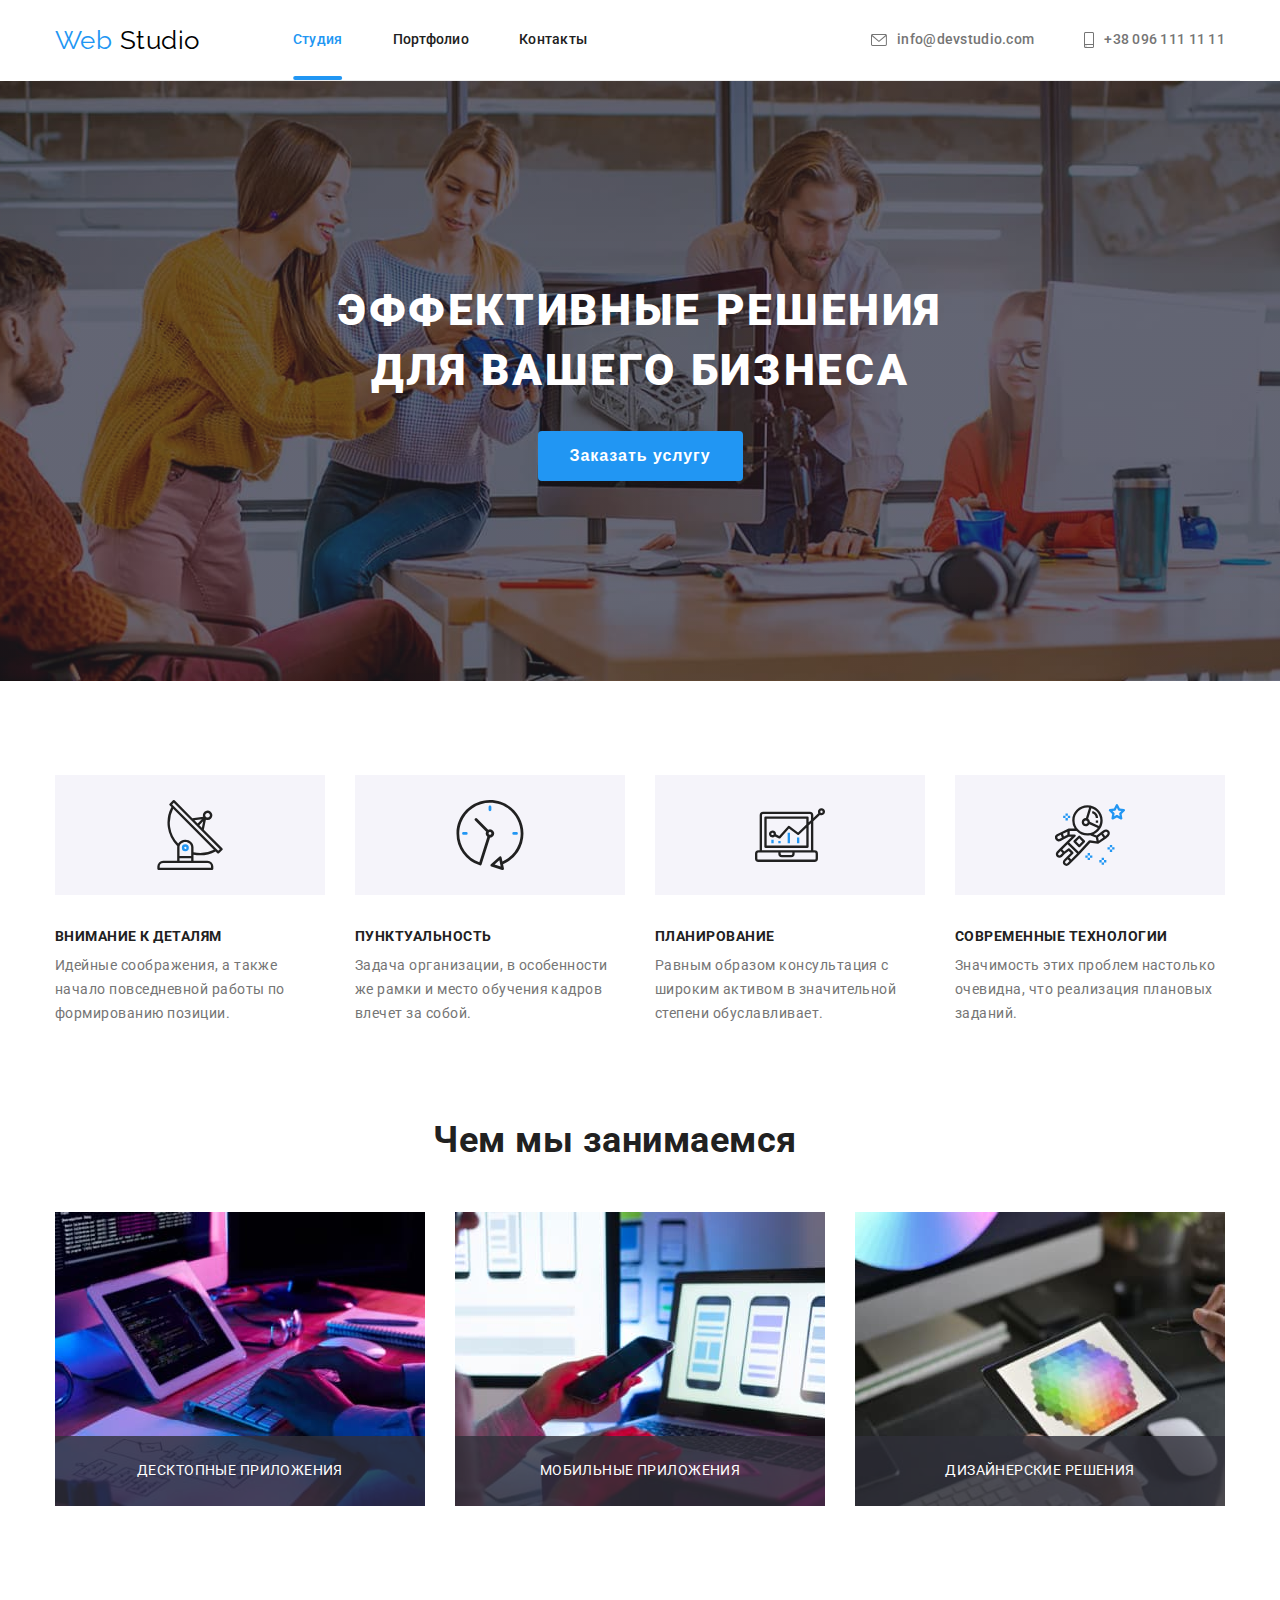
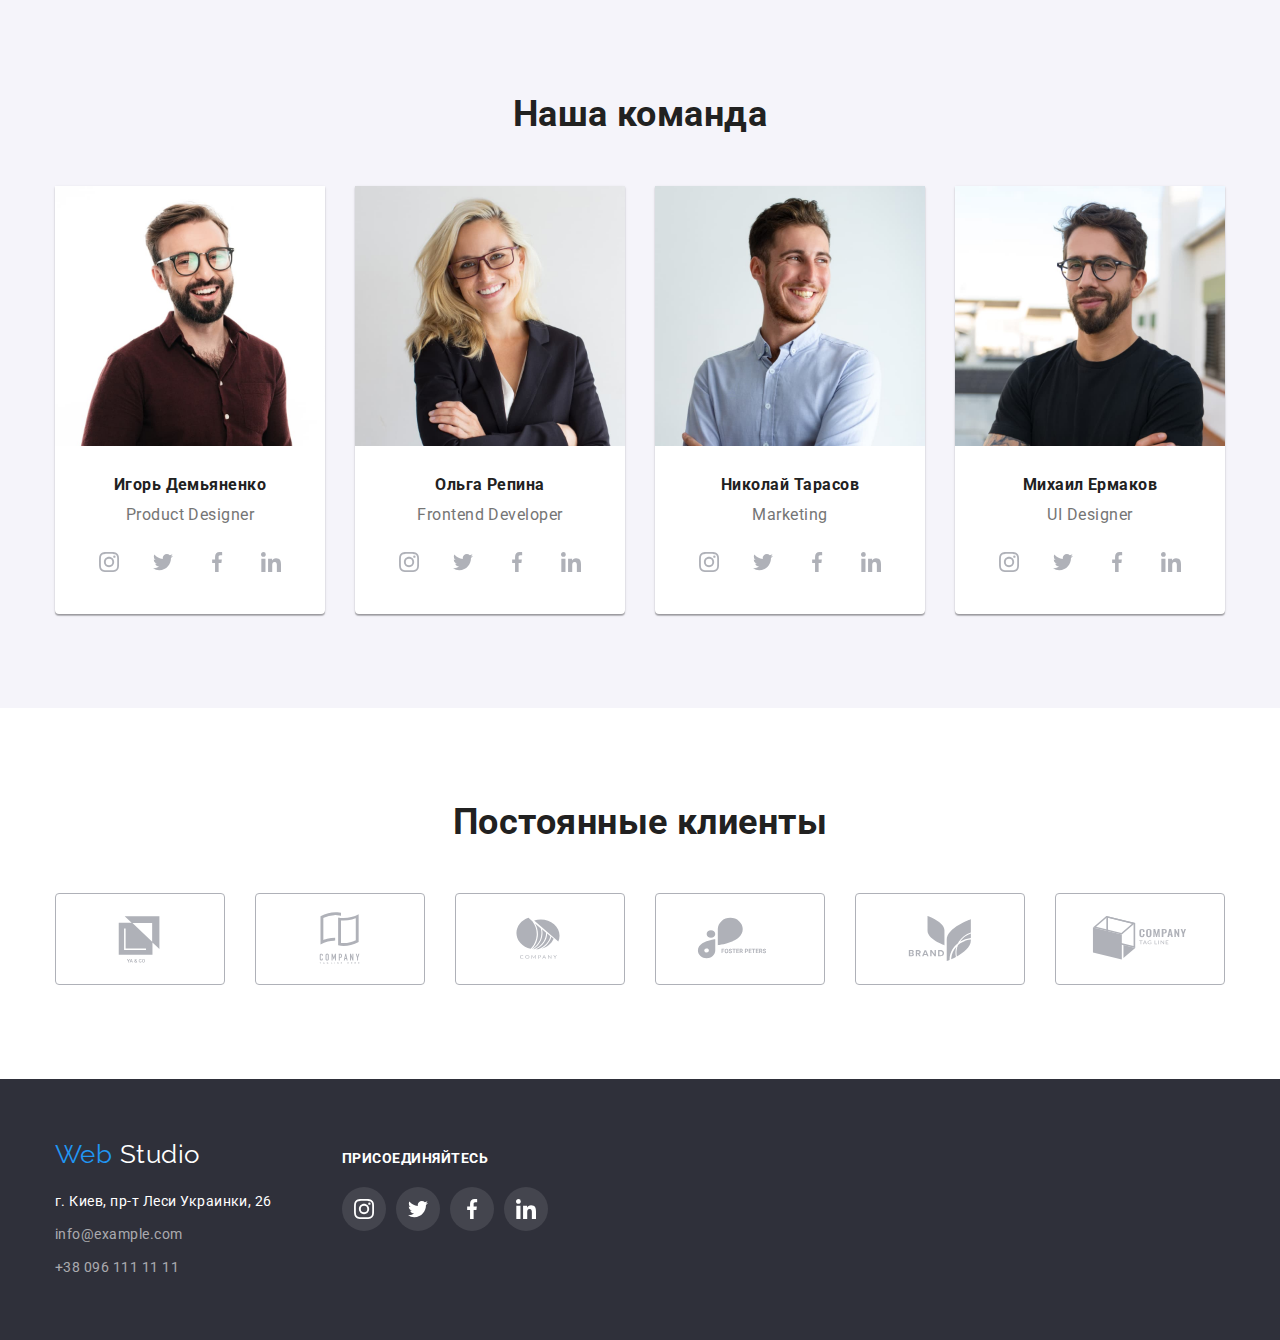
<file: index.html>
<!DOCTYPE html>
<html lang="ru">
  <head>
    <meta charset="UTF-8" />
    <meta http-equiv="X-UA-Compatible" content="IE=edge" />
    <meta name="viewport" content="width=device-width, initial-scale=1.0" />
    <title>Document</title>
    <link
      href="https://fonts.googleapis.com/css2?family=Raleway:wght@700&family=Roboto:wght@400;500;700;900&display=swap"
      rel="stylesheet"
    />
    <link
      rel="stylesheet"
      href="https://cdnjs.cloudflare.com/ajax/libs/modern-normalize/1.1.0/modern-normalize.min.css"
      integrity="sha512-wpPYUAdjBVSE4KJnH1VR1HeZfpl1ub8YT/NKx4PuQ5NmX2tKuGu6U/JRp5y+Y8XG2tV+wKQpNHVUX03MfMFn9Q=="
      crossorigin="anonymous"
      referrerpolicy="no-referrer"
    />
    <link rel="stylesheet" href="./css/styles.css" />
  </head>
  <body>
    <!-- Шапка сайта -->
    <header class="page-header">
      <div class="container-head">
        <nav>
          <div class="all-nav">
            <a href="./index.html" class="logo">
              Web
              <span class="logo-black">Studio</span>
            </a>

            <ul class="site-nav list">
              <li class="item">
                <a href="./index.html" class="link current">Студия</a>
              </li>
              <li class="item">
                <a href="./portfolio.html" class="link">Портфолио</a>
              </li>
              <li class="item"><a href="" class="link">Контакты</a></li>
            </ul>
          </div>
        </nav>

        <ul class="contact-list">
          <li class="connection">
            <a href="mailto:info@devstudio.com" class="contact-link">
              <svg class="mail-icon" width="16" height="12">
                <use href="./images/sprite.svg#icon-envelope"></use>
              </svg>
              info@devstudio.com
            </a>
          </li>
          <li class="connection">
            <a href="tel:+380961111111" class="contact-link">
              <svg class="phone-icon" width="10" height="16">
                <use href="./images/sprite.svg#icon-smartphone"></use>
              </svg>
              +38 096 111 11 11
            </a>
          </li>
        </ul>
      </div>
    </header>

    <main>
      <!-- Герой -->
      <section class="section hero">
        <div class="container">
          <h1 class="hero-title">
            Эффективные решения
            <br />
            для вашего бизнеса
          </h1>
          <button class="button" data-modal-open type="button">
            Заказать услугу
          </button>
        </div>
      </section>

      <!-- Преимущества -->
      <section class="section benefit">
        <div class="container">
          <h2 class="visually-hidden">Преимущества компании</h2>
          <ul class="benefit-list">
            <li class="benefit-option">
              <svg class="benefit-icon" width="270" height="120">
                <use href="./images/sprite.svg#icon-antenna-1"></use>
              </svg>
              <h3 class="benefit-option-title">Внимание к деталям</h3>
              <p class="benefit-text">
                Идейные соображения, а также начало повседневной работы по
                формированию позиции.
              </p>
            </li>
            <li class="benefit-option">
              <svg class="benefit-icon" width="270" height="120">
                <use href="./images/sprite.svg#icon-clock-2"></use>
              </svg>
              <h3 class="benefit-option-title">Пунктуальность</h3>
              <p class="benefit-text">
                Задача организации, в особенности же рамки и место обучения
                кадров влечет за собой.
              </p>
            </li>
            <li class="benefit-option">
              <svg class="benefit-icon" width="270" height="120">
                <use href="./images/sprite.svg#icon-diagram-3"></use>
              </svg>
              <h3 class="benefit-option-title">Планирование</h3>
              <p class="benefit-text">
                Равным образом консультация с широким активом в значительной
                степени обуславливает.
              </p>
            </li>
            <li class="benefit-option">
              <svg class="benefit-icon" width="270" height="120">
                <use href="./images/sprite.svg#icon-astronaut-4"></use>
              </svg>
              <h3 class="benefit-option-title">Современные технологии</h3>
              <p class="benefit-text">
                Значимость этих проблем настолько очевидна, что реализация
                плановых заданий.
              </p>
            </li>
          </ul>
        </div>
      </section>

      <!-- Функции -->
      <section class="section feature">
        <div class="container">
          <h2 class="feature-title">Чем мы занимаемся</h2>
          <ul class="feature-list">
            <li class="feature-images">
              <img
                src="./images/box-1.jpg"
                alt="Пример разработки декстопных приложений"
                width="370"
              />
              <p class="feature-top-text">Десктопные приложения</p>
            </li>
            <li class="feature-images">
              <img
                src="./images/box-2.jpg"
                alt="Пример разработки мобильных приложений"
                width="370"
              />
              <p class="feature-top-text">Мобильные приложения</p>
            </li>
            <li class="feature-images">
              <img
                src="./images/box-3.jpg"
                alt="Пример дизайнерских решений"
                width="370"
              />
              <p class="feature-top-text">Дизайнерские решения</p>
            </li>
          </ul>
        </div>
      </section>

      <!-- Команда -->

      <section class="section team">
        <div class="container">
          <h2 class="team-title">Наша команда</h2>
          <ul class="team-list">
            <li class="team-dudes">
              <img
                src="./images/img-1.jpg"
                alt="Первый сотрудник"
                width="270"
              />
              <div class="team-wrapper">
                <h3 class="team-employee-name">Игорь Демьяненко</h3>
                <p class="team-employoee-position">Product Designer</p>
                <ul class="social-list">
                  <li class="social-item">
                    <a href="" class="social-link">
                      <svg class="social-icon" width="20" height="20">
                        <use href="./images/sprite.svg#icon-instagram-1"></use>
                      </svg>
                    </a>
                  </li>
                  <li class="social-item">
                    <a href="" class="social-link">
                      <svg class="social-icon" width="20" height="20">
                        <use href="./images/sprite.svg#icon-twitter-2"></use>
                      </svg>
                    </a>
                  </li>
                  <li class="social-item">
                    <a href="" class="social-link">
                      <svg class="social-icon" width="20" height="20">
                        <use href="./images/sprite.svg#icon-facebook-3"></use>
                      </svg>
                    </a>
                  </li>
                  <li class="social-item">
                    <a href="" class="social-link">
                      <svg class="social-icon" width="20" height="20">
                        <use href="./images/sprite.svg#icon-linkedin-4"></use>
                      </svg>
                    </a>
                  </li>
                </ul>
              </div>
            </li>

            <li class="team-dudes">
              <img
                src="./images/img-2.jpg"
                alt="Второй сотрудник"
                width="270"
              />
              <div class="team-wrapper">
                <h3 class="team-employee-name">Ольга Репина</h3>
                <p class="team-employoee-position">Frontend Developer</p>
                <ul class="social-list">
                  <li class="social-item">
                    <a href="" class="social-link">
                      <svg class="social-icon" width="20" height="20">
                        <use href="./images/sprite.svg#icon-instagram-1"></use>
                      </svg>
                    </a>
                  </li>
                  <li class="social-item">
                    <a href="" class="social-link">
                      <svg class="social-icon" width="20" height="20">
                        <use href="./images/sprite.svg#icon-twitter-2"></use>
                      </svg>
                    </a>
                  </li>
                  <li class="social-item">
                    <a href="" class="social-link">
                      <svg class="social-icon" width="20" height="20">
                        <use href="./images/sprite.svg#icon-facebook-3"></use>
                      </svg>
                    </a>
                  </li>
                  <li class="social-item">
                    <a href="" class="social-link">
                      <svg class="social-icon" width="20" height="20">
                        <use href="./images/sprite.svg#icon-linkedin-4"></use>
                      </svg>
                    </a>
                  </li>
                </ul>
              </div>
            </li>
            <li class="team-dudes">
              <img
                src="./images/img-3.jpg"
                alt="Третий сотрудник"
                width="270"
              />
              <div class="team-wrapper">
                <h3 class="team-employee-name">Николай Тарасов</h3>
                <p class="team-employoee-position">Marketing</p>
                <ul class="social-list">
                  <li class="social-item">
                    <a href="" class="social-link">
                      <svg class="social-icon" width="20" height="20">
                        <use href="./images/sprite.svg#icon-instagram-1"></use>
                      </svg>
                    </a>
                  </li>
                  <li class="social-item">
                    <a href="" class="social-link">
                      <svg class="social-icon" width="20" height="20">
                        <use href="./images/sprite.svg#icon-twitter-2"></use>
                      </svg>
                    </a>
                  </li>
                  <li class="social-item">
                    <a href="" class="social-link">
                      <svg class="social-icon" width="20" height="20">
                        <use href="./images/sprite.svg#icon-facebook-3"></use>
                      </svg>
                    </a>
                  </li>
                  <li class="social-item">
                    <a href="" class="social-link">
                      <svg class="social-icon" width="20" height="20">
                        <use href="./images/sprite.svg#icon-linkedin-4"></use>
                      </svg>
                    </a>
                  </li>
                </ul>
              </div>
            </li>
            <li class="team-dudes">
              <img
                src="./images/img-4.jpg"
                alt="Четвертый сотрудник"
                width="270"
              />
              <div class="team-wrapper">
                <h3 class="team-employee-name">Михаил Ермаков</h3>
                <p class="team-employoee-position">UI Designer</p>
                <ul class="social-list">
                  <li class="social-item">
                    <a href="" class="social-link">
                      <svg class="social-icon" width="20" height="20">
                        <use href="./images/sprite.svg#icon-instagram-1"></use>
                      </svg>
                    </a>
                  </li>
                  <li class="social-item">
                    <a href="" class="social-link">
                      <svg class="social-icon" width="20" height="20">
                        <use href="./images/sprite.svg#icon-twitter-2"></use>
                      </svg>
                    </a>
                  </li>
                  <li class="social-item">
                    <a href="" class="social-link">
                      <svg class="social-icon" width="20" height="20">
                        <use href="./images/sprite.svg#icon-facebook-3"></use>
                      </svg>
                    </a>
                  </li>
                  <li class="social-item">
                    <a href="" class="social-link">
                      <svg class="social-icon" width="20" height="20">
                        <use href="./images/sprite.svg#icon-linkedin-4"></use>
                      </svg>
                    </a>
                  </li>
                </ul>
              </div>
            </li>
          </ul>
        </div>
      </section>

      <!-- Постоянные клиенты -->

      <section class="section clients">
        <div class="container">
          <h2 class="clients-title">Постоянные клиенты</h2>
          <ul class="clients-list">
            <li class="client-item">
              <a href="" class="client-link">
                <svg class="client-icon" width="106" height="60">
                  <use href="./images/sprite.svg#icon-Logo-1"></use>
                </svg>
              </a>
            </li>
            <li class="client-item">
              <a href="" class="client-link">
                <svg class="client-icon" width="106" height="60">
                  <use href="./images/sprite.svg#icon-Logo-2"></use>
                </svg>
              </a>
            </li>
            <li class="client-item">
              <a href="" class="client-link">
                <svg class="client-icon" width="106" height="60">
                  <use href="./images/sprite.svg#icon-Logo-3"></use>
                </svg>
              </a>
            </li>
            <li class="client-item">
              <a href="" class="client-link">
                <svg class="client-icon" width="106" height="60">
                  <use href="./images/sprite.svg#icon-Logo-4"></use>
                </svg>
              </a>
            </li>
            <li class="client-item">
              <a href="" class="client-link">
                <svg class="client-icon" width="106" height="60">
                  <use href="./images/sprite.svg#icon-Logo-5"></use>
                </svg>
              </a>
            </li>
            <li class="client-item">
              <a href="" class="client-link">
                <svg class="client-icon" width="106" height="60">
                  <use href="./images/sprite.svg#icon-Logo-6"></use>
                </svg>
              </a>
            </li>
          </ul>
        </div>
      </section>
    </main>

    <!-- Футер -->
    <footer class="full-footer">
      <div class="container footer">
        <div class="footer-contacts">
          <a href="./index.html" class="logo">
            Web
            <span class="logo-white">Studio</span>
          </a>

          <address class="address">
            <p class="address-details">г. Киев, пр-т Леси Украинки, 26</p>
            <ul class="contact list">
              <li class="contact-details">
                <a href="mailto:info@example.com" class="mail-footer">
                  info@example.com
                </a>
              </li>
              <li class="contact-details">
                <a href="tel:+380961111111" class="phone-footer">
                  +38 096 111 11 11
                </a>
              </li>
            </ul>
          </address>
        </div>

        <div class="footer-social-links">
          <h3 class="footer-social-title">присоединяйтесь</h3>
          <ul class="social-list">
            <li class="social-item">
              <a href="" class="footer-social-link">
                <svg class="footer-social-icon" width="20" height="20">
                  <use href="./images/sprite.svg#icon-instagram-1"></use>
                </svg>
              </a>
            </li>
            <li class="social-item">
              <a href="" class="footer-social-link">
                <svg class="footer-social-icon" width="20" height="20">
                  <use href="./images/sprite.svg#icon-twitter-2"></use>
                </svg>
              </a>
            </li>
            <li class="social-item">
              <a href="" class="footer-social-link">
                <svg class="footer-social-icon" width="20" height="20">
                  <use href="./images/sprite.svg#icon-facebook-3"></use>
                </svg>
              </a>
            </li>
            <li class="social-item">
              <a href="" class="footer-social-link">
                <svg class="footer-social-icon" width="20" height="20">
                  <use href="./images/sprite.svg#icon-linkedin-4"></use>
                </svg>
              </a>
            </li>
          </ul>
        </div>
      </div>
    </footer>

    <div class="backdrop is-hidden" data-modal>
      <div class="modal">
        <button type="button" data-modal-close class="btn-close">
          <svg class="close-icon" width="18" height="18">
            <use href="./images/sprite.svg#icon-close-black"></use>
          </svg>
        </button>
      </div>
    </div>
    <script src="./js/modal.js"></script>
  </body>
</html>
</file>
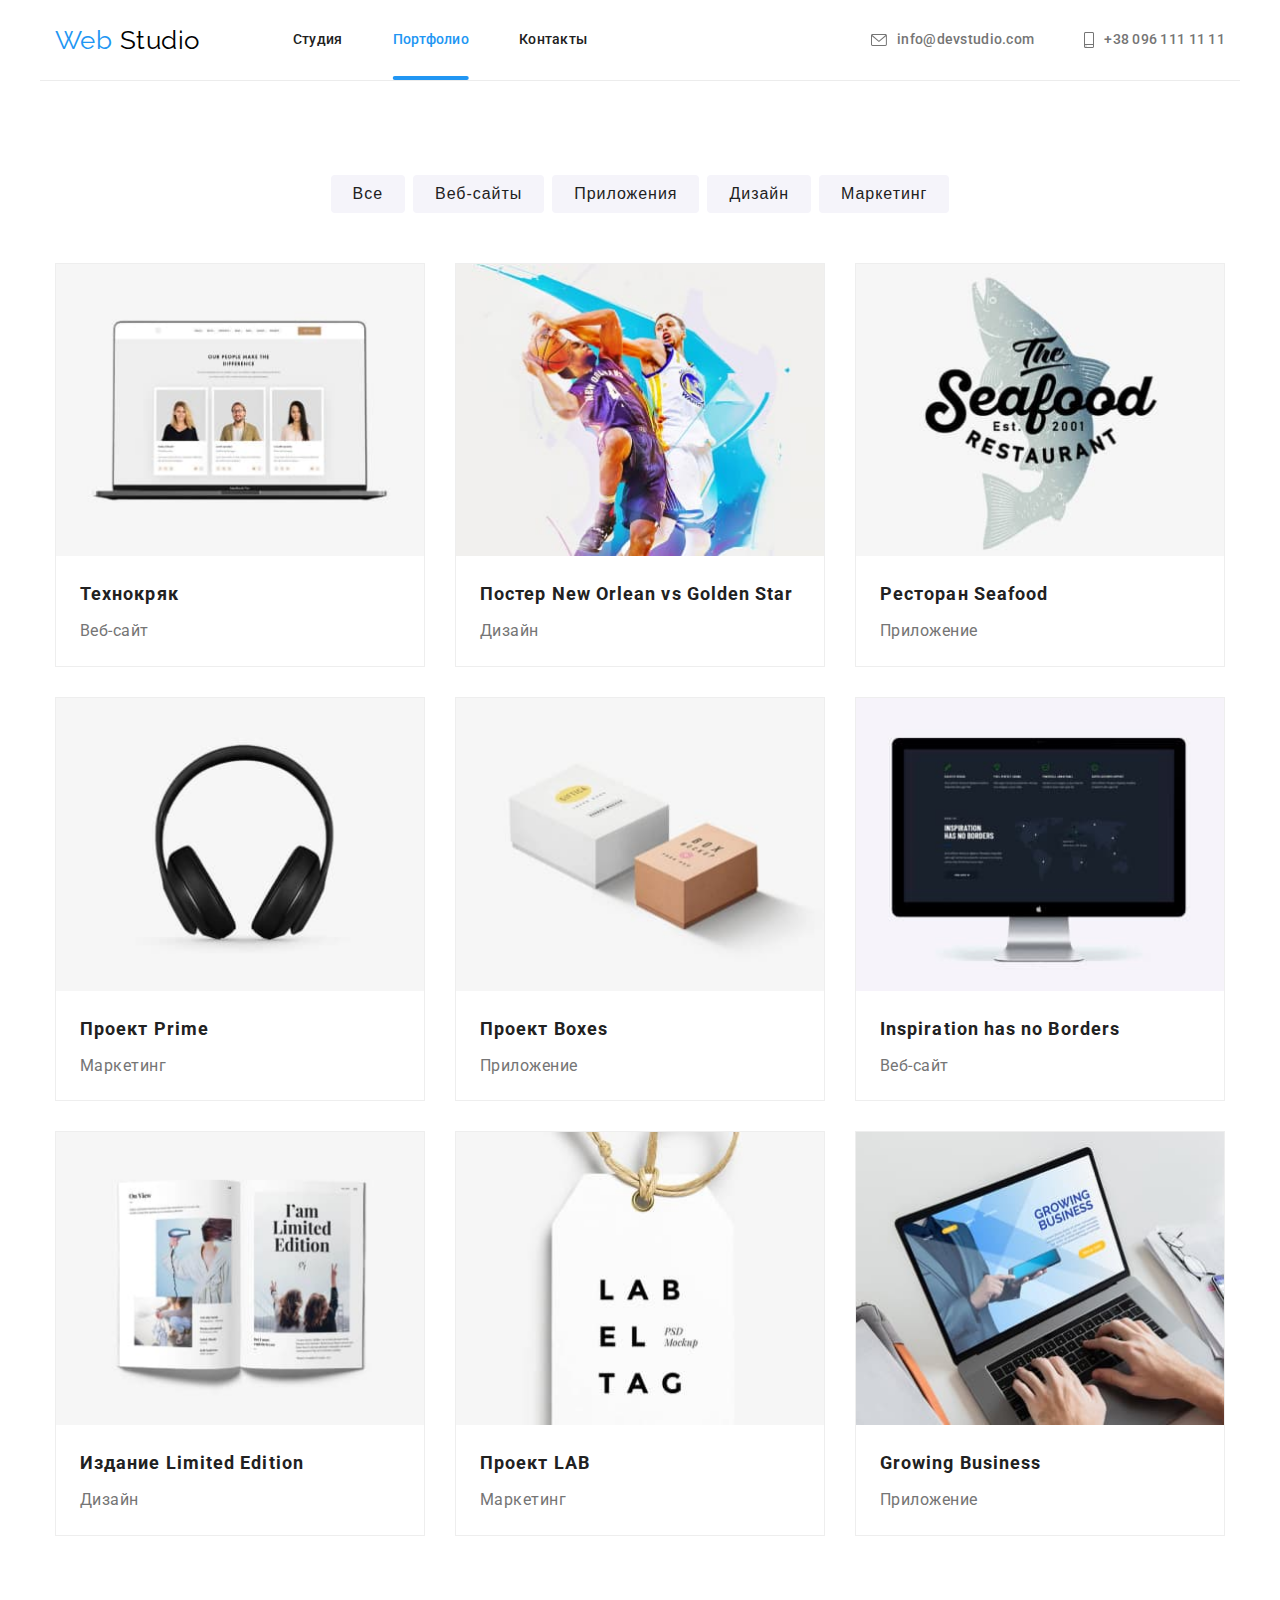
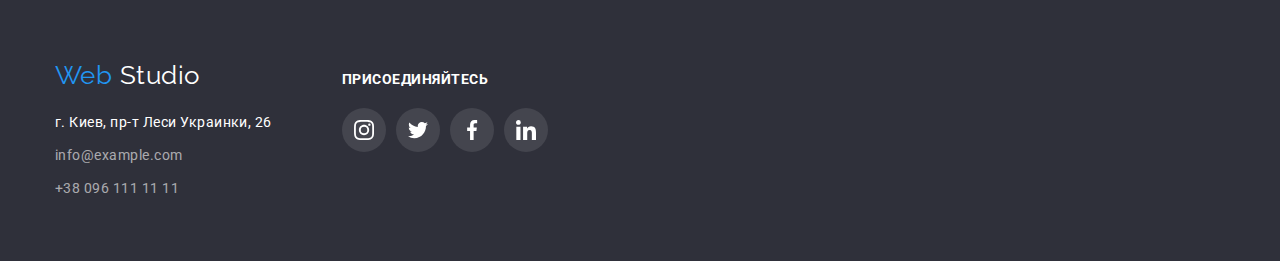
<file: portfolio.html>
<!DOCTYPE html>
<html lang="ru">
  <head>
    <meta charset="UTF-8" />
    <meta http-equiv="X-UA-Compatible" content="IE=edge" />
    <meta name="viewport" content="width=device-width, initial-scale=1.0" />
    <title>Document</title>
    <link
      href="https://fonts.googleapis.com/css2?family=Raleway:wght@700&family=Roboto:wght@400;500;700;900&display=swap"
      rel="stylesheet"
    />
    <link
      rel="stylesheet"
      href="https://cdnjs.cloudflare.com/ajax/libs/modern-normalize/1.1.0/modern-normalize.min.css"
      integrity="sha512-wpPYUAdjBVSE4KJnH1VR1HeZfpl1ub8YT/NKx4PuQ5NmX2tKuGu6U/JRp5y+Y8XG2tV+wKQpNHVUX03MfMFn9Q=="
      crossorigin="anonymous"
      referrerpolicy="no-referrer"
    />
    <link rel="stylesheet" href="./css/styles.css" />
  </head>

  <body>
    <!-- Шапка сайта -->
    <header class="page-header">
      <div class="container-head">
        <nav>
          <div class="all-nav">
            <a href="./index.html" class="logo">
              Web
              <span class="logo-black">Studio</span>
            </a>

            <ul class="site-nav list">
              <li class="item">
                <a href="./index.html" class="link">Студия</a>
              </li>
              <li class="item">
                <a href="./portfolio.html" class="link current">Портфолио</a>
              </li>
              <li class="item"><a href="" class="link">Контакты</a></li>
            </ul>
          </div>
        </nav>

        <ul class="contact-list">
          <li class="connection">
            <a href="mailto:info@devstudio.com" class="contact-link">
              <svg class="mail-icon" width="16" height="12">
                <use href="./images/sprite.svg#icon-envelope"></use>
              </svg>
              info@devstudio.com
            </a>
          </li>
          <li class="connection">
            <a href="tel:+380961111111" class="contact-link">
              <svg class="phone-icon" width="10" height="16">
                <use href="./images/sprite.svg#icon-smartphone"></use>
              </svg>
              +38 096 111 11 11
            </a>
          </li>
        </ul>
      </div>
    </header>

    <main>
      <!-- Портфолио  -->

      <section class="section">
        <div class="container">
          <h1 class="visually-hidden">Портфолио</h1>
          <ul class="criteria">
            <li class="criteria-btn">
              <button type="button" class="button-secondary">Все</button>
            </li>
            <li class="criteria-btn">
              <button type="button" class="button-secondary">Веб-сайты</button>
            </li>
            <li class="criteria-btn">
              <button type="button" class="button-secondary">Приложения</button>
            </li>
            <li class="criteria-btn">
              <button type="button" class="button-secondary">Дизайн</button>
            </li>
            <li class="criteria-btn">
              <button type="button" class="button-secondary">Маркетинг</button>
            </li>
          </ul>

          <ul class="portfolio">
            <li class="portfolio-elements">
              <div class="portfolio-elements-wrapper">
                <img
                  src="./images/prtfl-1.jpg"
                  alt="фото веб-сайта"
                  width="370"
                />
                <p class="portfolio-top-text">
                  Технокряк это современная площадка распространения
                  коронавируса. Компании используют эту платформу для цифрового
                  шпионажа и атак на защищённые сервера конкурентов.
                </p>
              </div>

              <div class="portfolio-wrapper">
                <h2 class="portfolio-title">Технокряк</h2>
                <p class="portfolio-title-designation">Веб-сайт</p>
              </div>
            </li>
            <li class="portfolio-elements">
              <div class="portfolio-elements-wrapper">
                <img
                  src="./images/prtfl-2.jpg"
                  alt="фото дизайна"
                  width="370"
                />
                <p class="portfolio-top-text">
                  Технокряк это современная площадка распространения
                  коронавируса. Компании используют эту платформу для цифрового
                  шпионажа и атак на защищённые сервера конкурентов.
                </p>
              </div>

              <div class="portfolio-wrapper">
                <h2 class="portfolio-title">
                  Постер New Orlean vs Golden Star
                </h2>
                <p class="portfolio-title-designation">Дизайн</p>
              </div>
            </li>
            <li class="portfolio-elements">
              <div class="portfolio-elements-wrapper">
                <img
                  src="./images/prtfl-3.jpg"
                  alt="фото приложения"
                  width="370"
                />
                <p class="portfolio-top-text">
                  Технокряк это современная площадка распространения
                  коронавируса. Компании используют эту платформу для цифрового
                  шпионажа и атак на защищённые сервера конкурентов.
                </p>
              </div>

              <div class="portfolio-wrapper">
                <h2 class="portfolio-title">Ресторан Seafood</h2>
                <p class="portfolio-title-designation">Приложение</p>
              </div>
            </li>
            <li class="portfolio-elements">
              <div class="portfolio-elements-wrapper">
                <img
                  src="./images/prtfl-4.jpg"
                  alt="пример маркетинга"
                  width="370"
                />
                <p class="portfolio-top-text">
                  Технокряк это современная площадка распространения
                  коронавируса. Компании используют эту платформу для цифрового
                  шпионажа и атак на защищённые сервера конкурентов.
                </p>
              </div>

              <div class="portfolio-wrapper">
                <h2 class="portfolio-title">Проект Prime</h2>
                <p class="portfolio-title-designation">Маркетинг</p>
              </div>
            </li>
            <li class="portfolio-elements">
              <div class="portfolio-elements-wrapper">
                <img
                  src="./images/prtfl-5.jpg"
                  alt="фото приложения"
                  width="370"
                />
                <p class="portfolio-top-text">
                  Технокряк это современная площадка распространения
                  коронавируса. Компании используют эту платформу для цифрового
                  шпионажа и атак на защищённые сервера конкурентов.
                </p>
              </div>

              <div class="portfolio-wrapper">
                <h2 class="portfolio-title">Проект Boxes</h2>
                <p class="portfolio-title-designation">Приложение</p>
              </div>
            </li>
            <li class="portfolio-elements">
              <div class="portfolio-elements-wrapper">
                <img
                  src="./images/prtfl-6.jpg"
                  alt="фото веб-сайта"
                  width="370"
                />
                <p class="portfolio-top-text">
                  Технокряк это современная площадка распространения
                  коронавируса. Компании используют эту платформу для цифрового
                  шпионажа и атак на защищённые сервера конкурентов.
                </p>
              </div>

              <div class="portfolio-wrapper">
                <h2 class="portfolio-title">Inspiration has no Borders</h2>
                <p class="portfolio-title-designation">Веб-сайт</p>
              </div>
            </li>
            <li class="portfolio-elements">
              <div class="portfolio-elements-wrapper">
                <img
                  src="./images/prtfl-7.jpg"
                  alt="пример дизайна"
                  width="370"
                />
                <p class="portfolio-top-text">
                  Технокряк это современная площадка распространения
                  коронавируса. Компании используют эту платформу для цифрового
                  шпионажа и атак на защищённые сервера конкурентов.
                </p>
              </div>

              <div class="portfolio-wrapper">
                <h2 class="portfolio-title">Издание Limited Edition</h2>
                <p class="portfolio-title-designation">Дизайн</p>
              </div>
            </li>
            <li class="portfolio-elements">
              <div class="portfolio-elements-wrapper">
                <img
                  src="./images/prtfl-8.jpg"
                  alt="пример маркетинга"
                  width="370"
                />
                <p class="portfolio-top-text">
                  Технокряк это современная площадка распространения
                  коронавируса. Компании используют эту платформу для цифрового
                  шпионажа и атак на защищённые сервера конкурентов.
                </p>
              </div>

              <div class="portfolio-wrapper">
                <h2 class="portfolio-title">Проект LAB</h2>
                <p class="portfolio-title-designation">Маркетинг</p>
              </div>
            </li>
            <li class="portfolio-elements">
              <div class="portfolio-elements-wrapper">
                <img
                  src="./images/prtfl-9.jpg"
                  alt="фото приложения"
                  width="370"
                />
                <p class="portfolio-top-text">
                  Технокряк это современная площадка распространения
                  коронавируса. Компании используют эту платформу для цифрового
                  шпионажа и атак на защищённые сервера конкурентов.
                </p>
              </div>

              <div class="portfolio-wrapper">
                <h2 class="portfolio-title">Growing Business</h2>
                <p class="portfolio-title-designation">Приложение</p>
              </div>
            </li>
          </ul>
        </div>
      </section>
    </main>

    <!-- Футер -->
    <footer class="full-footer">
      <div class="container footer">
        <div class="footer-contacts">
          <a href="./index.html" class="logo">
            Web
            <span class="logo-white">Studio</span>
          </a>

          <address class="address">
            <p class="address-details">г. Киев, пр-т Леси Украинки, 26</p>
            <ul class="contact list">
              <li class="contact-details">
                <a href="mailto:info@example.com" class="mail-footer">
                  info@example.com
                </a>
              </li>
              <li class="contact-details">
                <a href="tel:+380961111111" class="phone-footer">
                  +38 096 111 11 11
                </a>
              </li>
            </ul>
          </address>
        </div>

        <div class="footer-social-links">
          <h3 class="footer-social-title">присоединяйтесь</h3>
          <ul class="social-list">
            <li class="social-item">
              <a href="" class="footer-social-link">
                <svg class="footer-social-icon" width="20" height="20">
                  <use href="./images/sprite.svg#icon-instagram-1"></use>
                </svg>
              </a>
            </li>
            <li class="social-item">
              <a href="" class="footer-social-link">
                <svg class="footer-social-icon" width="20" height="20">
                  <use href="./images/sprite.svg#icon-twitter-2"></use>
                </svg>
              </a>
            </li>
            <li class="social-item">
              <a href="" class="footer-social-link">
                <svg class="footer-social-icon" width="20" height="20">
                  <use href="./images/sprite.svg#icon-facebook-3"></use>
                </svg>
              </a>
            </li>
            <li class="social-item">
              <a href="" class="footer-social-link">
                <svg class="footer-social-icon" width="20" height="20">
                  <use href="./images/sprite.svg#icon-linkedin-4"></use>
                </svg>
              </a>
            </li>
          </ul>
        </div>
      </div>
    </footer>
  </body>
</html>
</file>
<file: css/styles.css>
html {
  box-sizing: border-box;
}

*,
*::before,
*::after {
  box-sizing: inherit;
}

:root {
  --primery-text-color: #757575;
  --title-text-color: #212121;
  --accent-color: #2196f3;
  --white-color: #ffffff;
  --bgc-main: #ffffff;
  --bgc-darck: #2f303a;
  --bgc-light: #f5f4fa;
  --icon-color: #afb1b8;
}

h1,
h2,
h3,
h4,
h5,
h6,
ul,
p {
  padding: 0;
  margin: 0;
}

body {
  margin: 0;
  background-color: var(--bgc-main);
  color: var(--primery-text-color);

  font-family: Roboto, sans-serif;
  letter-spacing: 0.03em;
}

.container {
  width: 1200px;
  padding-left: 15px;
  padding-right: 15px;
  margin-left: auto;
  margin-right: auto;
  /* padding-bottom: 94px; */
  /* outline: 2px solid red; */
}

.list,
.connection,
.benefit-list,
.feature-list,
.team-list,
.criteria,
.portfolio,
.social-list,
.clients-list {
  list-style: none;
  /* text-align: center; */
}

.section {
  padding: 94px 0;
}

.visually-hidden {
  position: absolute;
  width: 1px;
  height: 1px;
  margin: -1px;
  padding: 0;
  overflow: hidden;
  border: 0;
  clip: rect(0 0 0 0);
}

/* шапка сайта */

.site-nav,
.contact-list {
  display: flex;
}

/* .site-nav .item {
margin-right: 50px;
}

.site-nav .item:last-child {
margin: 0;
} */

.site-nav .item:not(:last-child),
.contact-list .connection:not(:last-child) {
  margin-right: 50px;
}

/* .site-nav .item + .item {
    margin-left: 40px;
} */

.site-nav .link {
  display: block;
  position: relative;
  padding-top: 32px;
  padding-bottom: 32px;
}

.contact-list .contact-link {
  display: flex;
  align-items: center;
}

.container-head {
  display: flex;
  align-items: center;
  width: 1200px;
  padding-left: 15px;
  padding-right: 15px;
  margin-left: auto;
  margin-right: auto;
  border-bottom: 1px solid #ececec;
}

.all-nav {
  display: flex;
  align-items: center;
  /* position: relative; */
}

/* .link {
  display: flex;
} */

/* .container {
    margin-left: auto;
    margin-right: auto;
    width: 1200px;
} */

/* лого */

.logo {
  color: var(--accent-color);
  font-family: Raleway, sans-serif;
  text-decoration: none;
  font-size: 26px;
  line-height: 1.19;
}
.logo-black {
  color: #000000;
}
.logo-white {
  color: #ffffff;
}
/* site nav */

.site-nav {
  margin-left: 93px;
}
.site-nav,
.contact-link {
  font-weight: 500;
  font-size: 14px;
  line-height: 1.14;
  letter-spacing: 0.02em;
}

.site-nav .link {
  color: var(--title-text-color);
  text-decoration: none;
}

.site-nav .link:hover,
.site-nav .link:focus {
  color: var(--accent-color);
}

.site-nav .link.current {
  color: var(--accent-color);
}

.link.current::after {
  content: "";
  width: 100%;
  height: 4px;
  display: block;
  position: absolute;
  bottom: 0;
  left: 50%;
  transform: translateX(-50%);
  border-radius: 2px;
  background-color: var(--accent-color);
}

/* контакты */

.contact-list {
  margin-left: auto;
}

.contact-link {
  color: var(--primery-text-color);
  text-decoration: none;
}

.contact-link:hover,
.contact-link:focus {
  color: var(--accent-color);
}

.mail-icon,
.phone-icon {
  fill: var(--primery-text-color);
  margin-right: 10px;
}

.contact-link:hover .phone-icon,
.contact-link:focus .phone-icon {
  fill: var(--accent-color);
}

.contact-link:hover .mail-icon,
.contact-link:focus .mail-icon {
  fill: var(--accent-color);
}
/* hero */

.hero {
  background-color: var(--bgc-darck);
  background-image: linear-gradient(
      rgba(47, 48, 58, 0.4),
      rgba(47, 48, 58, 0.4)
    ),
    url(../images/bg-img.jpg);
  background-repeat: no-repeat;
  background-position: center;
  background-size: cover;
  text-align: center;
  padding: 200px 0;
}

.hero-title {
  color: var(--white-color);

  font-weight: 900;
  font-size: 44px;
  line-height: 1.36;

  letter-spacing: 0.06em;
  text-transform: uppercase;

  /* padding-top: 200px; */
  margin-bottom: 30px;
}

.button {
  display: inline-block;
  border: 0;
  border-radius: 4px;
  padding: 10px 32px;
  min-width: 200px;
  text-align: center;
  /* margin-bottom: 200px; */
  /* box-shadow: 0px 4px 4px rgba(0, 0, 0, 0.15); */
  background-color: var(--accent-color);
  color: var(--white-color);
  /* font-family: inherit; */
  font-weight: 700;
  font-size: 16px;
  line-height: 1.87;

  /* display: flex;
align-items: center;
text-align: center; */
  letter-spacing: 0.06em;
  cursor: pointer;
}
.button:hover,
.button:focus {
  box-shadow: 0px 4px 4px rgba(0, 0, 0, 0.15);
}
/* преимущества */

.benefit-list {
  display: flex;
}

.benefit-option-title {
  text-transform: uppercase;
  color: var(--title-text-color);
  font-size: 14px;
  line-height: 1.14;
  margin-bottom: 10px;
}

.benefit-text {
  width: 270px;
  font-size: 14px;
  line-height: 1.71;
}

.benefit-option:not(:last-child) {
  margin-right: 30px;
}

.benefit-icon {
  background-color: var(--bgc-light);
  padding: 25px 100px;
  margin-bottom: 30px;
}

/* функциии */

.feature {
  padding-top: 0;
}

.feature-list {
  display: flex;
}

.feature-title {
  margin-right: 50px;
}

.feature-images:not(:last-child) {
  margin-right: 30px;
}

.feature-images {
  position: relative;
}

.feature-top-text {
  font-size: 14px;

  line-height: 1.14;
  text-align: center;
  letter-spacing: 0.03em;
  /* text-decoration-line: underline; */
  text-transform: uppercase;

  color: var(--white-color);
  background: rgba(47, 48, 58, 0.8);
  position: absolute;
  bottom: 0;
  /* height: 70px; */
  width: 370px;
  padding: 27px 0;
}

/* .feature-top-text:hover,
.feature-top-text:focus {
  text-decoration-line: underline;
} */

/* команда  */

.team {
  background-color: var(--bgc-light);
}

.team-title {
  margin-bottom: 50px;
}

.team-employee-name {
  color: var(--title-text-color);
  font-size: 16px;
  line-height: 1.18;
  /* margin-top: 30px; */
  margin-bottom: 10px;
  /* text-align: center; */
}

.team-employoee-position {
  /* margin-bottom: 30px; */
  margin-bottom: 16px;
}

.team-list {
  display: flex;
}

.team-dudes {
  background: #ffffff;
  box-shadow: 0px 1px 3px rgba(0, 0, 0, 0.12), 0px 1px 1px rgba(0, 0, 0, 0.14),
    0px 2px 1px rgba(0, 0, 0, 0.2);
  border-radius: 0px 0px 4px 4px;
  text-align: center;
  /* padding-bottom: 30px; */
}

.team-dudes:not(:last-child) {
  margin-right: 30px;
}

.team-wrapper {
  padding: 30px 0;
}

.benefit-title,
.feature-title,
.team-title,
.clients-title {
  color: var(--title-text-color);
  font-size: 36px;
  line-height: 1.16;
  text-align: center;
  margin-bottom: 50px;
}

.social-list {
  display: flex;
  justify-content: center;
}

.social-link {
  width: 44px;
  height: 44px;
  display: block;
  display: flex;
  align-items: center;
  justify-content: center;
  transition: background-color 250ms cubic-bezier(0.4, 0, 0.2, 1),
    border-radius 250ms cubic-bezier(0.4, 0, 0.2, 1);
}

.social-link:hover,
.social-link:focus,
.footer-social-link:hover,
.footer-social-link:focus {
  background-color: var(--accent-color);
  border-radius: 50%;
}

.social-item:not(:last-child) {
  margin-right: 10px;
}

.social-icon {
  /* width: 20px;
  height: 20px; */
  fill: var(--icon-color);
  transition: fill 250ms cubic-bezier(0.4, 0, 0.2, 1);
}

.social-link:hover .social-icon,
.social-link:focus .social-icon {
  fill: var(--white-color);
}

/* Постоянные клиенты */

.client-icon {
  fill: var(--icon-color);
}

.clients-list {
  display: flex;
  align-items: center;
  justify-content: center;
}
.client-item {
}

.client-item:not(:last-child) {
  margin-right: 30px;
}

.client-link {
  display: flex;
  width: 170px;
  height: 92px;
  align-items: center;
  justify-content: center;
  border: 1px solid var(--icon-color);
  box-sizing: border-box;
  border-radius: 4px;
  transition: border 250ms cubic-bezier(0.4, 0, 0.2, 1);
}

.client-link .client-icon,
.client-link .client-icon {
  transition: fill 250ms cubic-bezier(0.4, 0, 0.2, 1);
}

.client-link:hover,
.client-link:focus {
  border: 1px solid var(--accent-color);
}

.client-link:hover .client-icon,
.client-link:focus .client-icon {
  fill: var(--accent-color);
}

/* футер */
.footer-social-links {
}

.footer-social-title {
  text-transform: uppercase;
  color: var(--white-color);
  font-size: 14px;
  line-height: 1.14;
  margin-bottom: 20px;
}

.full-footer {
  /* display: flex; */
  background-color: var(--bgc-darck);
  padding: 60px 0;
}

.footer {
  display: flex;
  align-items: baseline;
}

.footer-contacts {
  margin-right: 70px;
}

.address {
  margin-top: 20px;
  color: var(--white-color);
  font-size: 14px;
  line-height: 1.71;
  font-style: normal;
  /* margin-right: 70px; */
}

.address-details {
  margin-bottom: 9px;
}

.contact-details:not(:last-child) {
  margin-bottom: 9px;
}

.mail-footer,
.phone-footer {
  color: rgba(255, 255, 255, 0.6);
  text-decoration: none;
}

.contact-footer:hover,
.contact-footer:focus {
  color: var(--accent-color);
}

.footer-social-icon {
  fill: var(--white-color);
}

.footer-social-link {
  width: 44px;
  height: 44px;
  display: flex;
  align-items: center;
  justify-content: center;
  background: rgba(255, 255, 255, 0.1);
  border-radius: 50%;
  transition: background-color 250ms cubic-bezier(0.4, 0, 0.2, 1),
    border-radius 250ms cubic-bezier(0.4, 0, 0.2, 1);
}

/* Стили для portfolio.html  */

.portfolio-title {
  color: var(--title-text-color);
  font-size: 18px;
  line-height: 2;
  letter-spacing: 0.06em;
  margin-bottom: 4px;
}

.button-secondary {
  display: inline-block;
  border: 0;
  padding: 6px 22px;
  border-radius: 4px;
  background-color: var(--bgc-light);
  color: var(--title-text-color);
  cursor: pointer;
  font-weight: 500;
  font-size: 16px;
  line-height: 1.62;
  letter-spacing: 0.06em;
}

.button-secondary:hover,
.button-secondary:focus {
  color: var(--white-color);
  background-color: var(--accent-color);
}

.criteria {
  display: flex;
  justify-content: center;
  /* font-weight: 500;
  font-size: 16px;
  line-height: 1.62; */
  margin-bottom: 50px;
}

.criteria-btn:not(:last-child) {
  margin-right: 8px;
}

.portfolio-title-designation {
  font-size: 16px;
  line-height: 1.87;
}

.portfolio {
  display: flex;
  flex-wrap: wrap;
  margin-right: -30px;
  margin-bottom: -30px;
}

.portfolio-wrapper {
  /* border: 1px solid #eeeeee; */
  padding: 20px 24px;
}

.portfolio-elements {
  margin-right: 30px;
  margin-bottom: 30px;
  flex-basis: calc(100% / 3 - 30px);
  /* position: relative; */
  border: 1px solid #eeeeee;
}

.portfolio-elements:nth-child(3n) {
  margin-right: 0;
}

.portfolio-elements:nth-last-child(-n + 3) {
  margin-bottom: 0;
}

img {
  display: block;
  max-width: 100%;
  height: auto;
}

.portfolio-elements:hover,
.portfolio-elements:focus {
  box-shadow: 0px 1px 1px rgba(0, 0, 0, 0.12), 0px 4px 4px rgba(0, 0, 0, 0.06),
    1px 4px 6px rgba(0, 0, 0, 0.16);
}

.portfolio-top-text {
  font-size: 18px;
  line-height: 1.55;
  letter-spacing: 0.03em;

  color: #ffffff;
  background: var(--accent-color);
  position: absolute;
  top: 0%;
  height: 100%;
  padding: 63px 24px;
  transform: translateY(101%);
  transition: transform 250ms cubic-bezier(0.4, 0, 0.2, 1);
}

.portfolio-elements:hover .portfolio-top-text,
.portfolio-elements:focus .portfolio-top-text {
  transform: translateY(0);
}

.portfolio-elements-wrapper {
  /* margin-bottom: 20px; */
  position: relative;
  overflow: hidden;
}

/* Модалка */

.backdrop {
  width: 100vw;
  height: 100vh;
  position: fixed;
  top: 0;
  background: rgba(0, 0, 0, 0.2);
  transition: opacity 200ms linear;

  /* display: flex;
  align-items: center;
  justify-content: center; */
}

.modal {
  width: 528px;
  height: 581px;

  position: absolute;
  top: 50%;
  left: 50%;
  transform: translate(-50%, -50%);
  background: #ffffff;
  box-shadow: 0px 1px 3px rgba(0, 0, 0, 0.12), 0px 1px 1px rgba(0, 0, 0, 0.14),
    0px 2px 1px rgba(0, 0, 0, 0.2);
  border-radius: 4px;
}

.btn-close {
  display: flex;
  align-items: center;
  justify-content: center;
  width: 30px;
  height: 30px;
  border-radius: 50%;
  background-color: transparent;
  border: 1px solid rgba(0, 0, 0, 0.1);
  position: absolute;
  top: 8px;
  right: 8px;
  cursor: pointer;
}

.is-hidden {
  opacity: 0;
  pointer-events: none;
}
</file>
